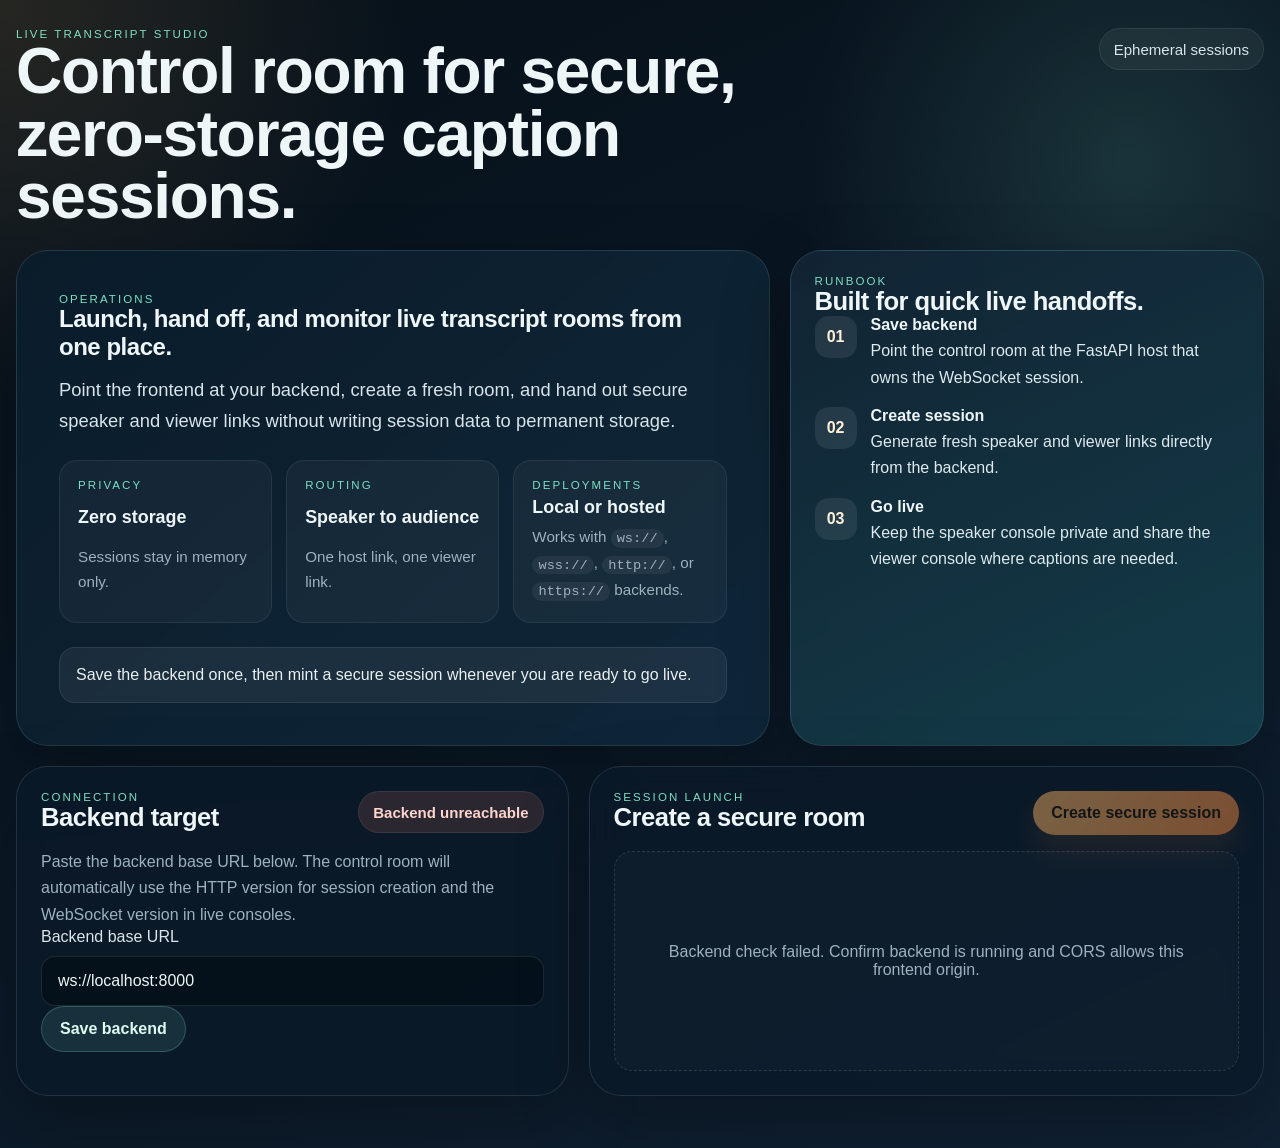
<file: index.html>
﻿<!DOCTYPE html>
<html lang="en">
<head>
  <meta charset="UTF-8" />
  <meta name="viewport" content="width=device-width, initial-scale=1.0" />
  <base href="./frontend/" />
  <title>Live Transcript Control Room</title>
  <link rel="stylesheet" href="./css/styles.css" />
</head>
<body class="screen-home">
  <main class="page-shell">
    <header class="app-header">
      <div class="brand-lockup">
        <p class="eyebrow">Live Transcript Studio</p>
        <h1 class="page-title">Control room for secure, zero-storage caption sessions.</h1>
      </div>
      <div class="header-pill">Ephemeral sessions</div>
    </header>

    <section class="hero-grid">
      <article class="surface surface-hero">
        <p class="section-kicker">Operations</p>
        <h2>Launch, hand off, and monitor live transcript rooms from one place.</h2>
        <p class="lede">
          Point the frontend at your backend, create a fresh room, and hand out secure speaker and viewer links without writing session data to permanent storage.
        </p>
        <div class="metric-strip">
          <div class="metric-card">
            <span class="metric-label">Privacy</span>
            <strong class="metric-value">Zero storage</strong>
            <span class="metric-copy">Sessions stay in memory only.</span>
          </div>
          <div class="metric-card">
            <span class="metric-label">Routing</span>
            <strong class="metric-value">Speaker to audience</strong>
            <span class="metric-copy">One host link, one viewer link.</span>
          </div>
          <div class="metric-card">
            <span class="metric-label">Deployments</span>
            <strong class="metric-value">Local or hosted</strong>
            <span class="metric-copy">Works with <code>ws://</code>, <code>wss://</code>, <code>http://</code>, or <code>https://</code> backends.</span>
          </div>
        </div>
        <p id="homeNotice" class="notice" data-state="neutral">
          Save the backend once, then mint a secure session whenever you are ready to go live.
        </p>
      </article>

      <aside class="surface surface-highlight">
        <p class="section-kicker">Runbook</p>
        <h2>Built for quick live handoffs.</h2>
        <div class="timeline-list">
          <div class="timeline-item">
            <span class="timeline-index">01</span>
            <div>
              <strong>Save backend</strong>
              <p>Point the control room at the FastAPI host that owns the WebSocket session.</p>
            </div>
          </div>
          <div class="timeline-item">
            <span class="timeline-index">02</span>
            <div>
              <strong>Create session</strong>
              <p>Generate fresh speaker and viewer links directly from the backend.</p>
            </div>
          </div>
          <div class="timeline-item">
            <span class="timeline-index">03</span>
            <div>
              <strong>Go live</strong>
              <p>Keep the speaker console private and share the viewer console where captions are needed.</p>
            </div>
          </div>
        </div>
      </aside>
    </section>

    <section class="workspace-grid">
      <article class="surface card panel-form">
        <div class="panel-head">
          <div>
            <p class="section-kicker">Connection</p>
            <h2>Backend target</h2>
          </div>
          <span id="backendSummary" class="status-chip" data-state="neutral">Waiting for backend</span>
        </div>
        <p class="muted">
          Paste the backend base URL below. The control room will automatically use the HTTP version for session creation and the WebSocket version in live consoles.
        </p>
        <label class="field-label" for="backendUrl">Backend base URL</label>
        <input id="backendUrl" type="text" placeholder="ws://localhost:8000" />
        <div class="inline-actions">
          <button id="saveBackendBtn" class="button button-secondary" type="button">Save backend</button>
        </div>
      </article>

      <article class="surface card panel-session">
        <div class="panel-head">
          <div>
            <p class="section-kicker">Session launch</p>
            <h2>Create a secure room</h2>
          </div>
          <button id="createSessionBtn" class="button button-primary" type="button">Create secure session</button>
        </div>
        <div id="sessionOutput" class="session-output empty-state">
          Fresh speaker and viewer links will appear here after the backend responds.
        </div>
      </article>
    </section>
  </main>

  <script src="./js/common.js"></script>
  <script src="./js/index.js"></script>
</body>
</html>
</file>
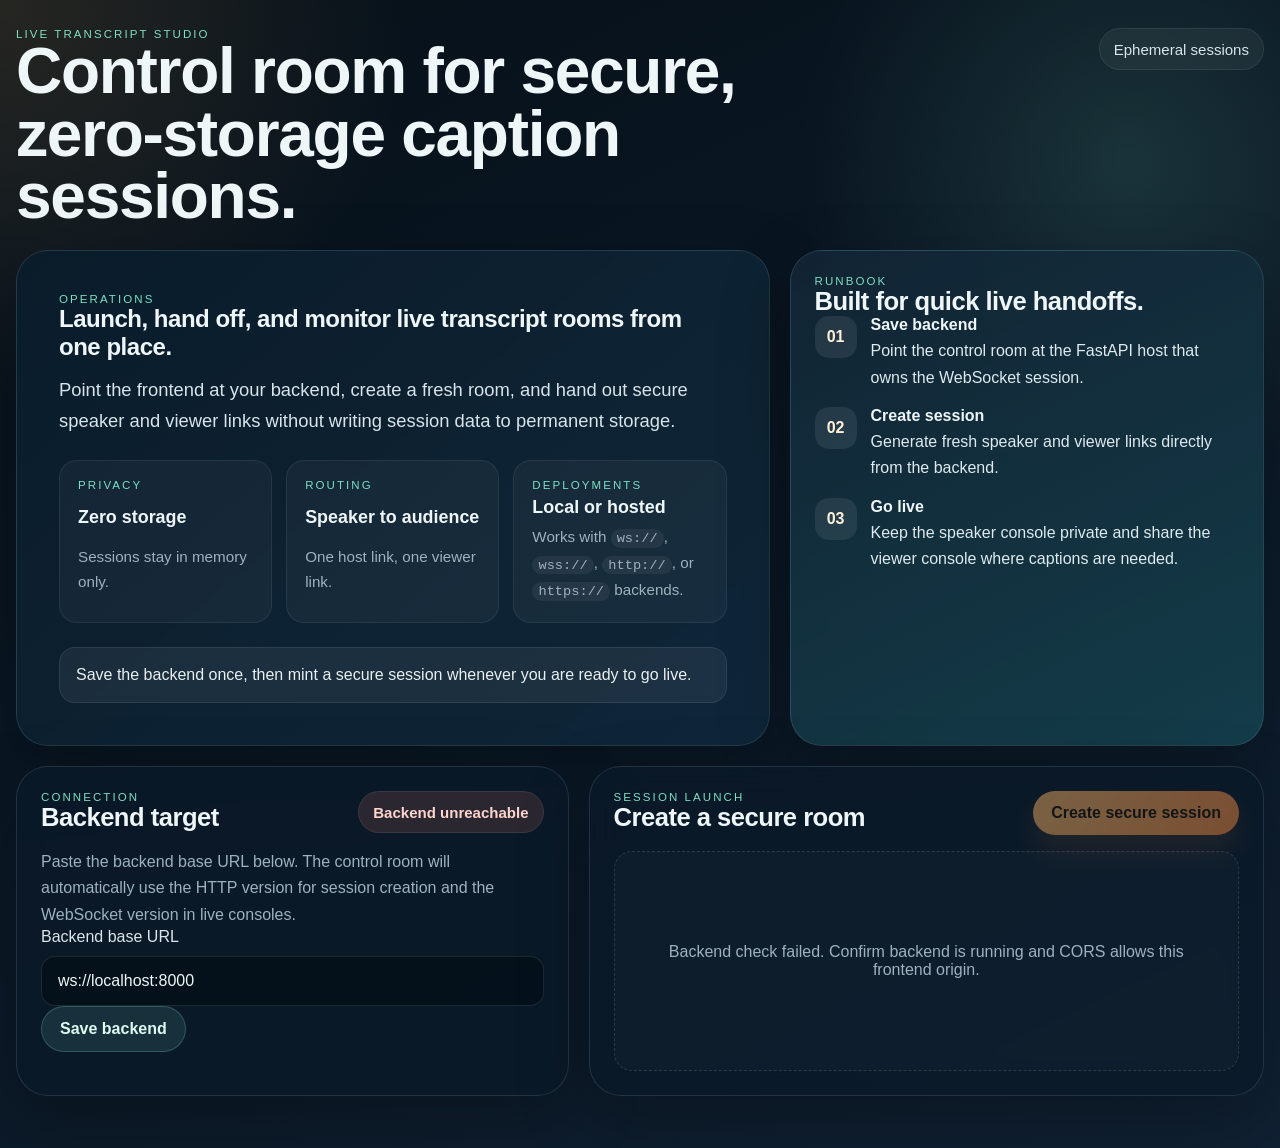
<file: frontend/index.html>
<!DOCTYPE html>
<html lang="en">
<head>
  <meta charset="UTF-8" />
  <meta name="viewport" content="width=device-width, initial-scale=1.0" />
  <title>Live Transcript Control Room</title>
  <link rel="stylesheet" href="./css/styles.css" />
</head>
<body class="screen-home">
  <main class="page-shell">
    <header class="app-header">
      <div class="brand-lockup">
        <p class="eyebrow">Live Transcript Studio</p>
        <h1 class="page-title">Control room for secure, zero-storage caption sessions.</h1>
      </div>
      <div class="header-pill">Ephemeral sessions</div>
    </header>

    <section class="hero-grid">
      <article class="surface surface-hero">
        <p class="section-kicker">Operations</p>
        <h2>Launch, hand off, and monitor live transcript rooms from one place.</h2>
        <p class="lede">
          Point the frontend at your backend, create a fresh room, and hand out secure speaker and viewer links without writing session data to permanent storage.
        </p>
        <div class="metric-strip">
          <div class="metric-card">
            <span class="metric-label">Privacy</span>
            <strong class="metric-value">Zero storage</strong>
            <span class="metric-copy">Sessions stay in memory only.</span>
          </div>
          <div class="metric-card">
            <span class="metric-label">Routing</span>
            <strong class="metric-value">Speaker to audience</strong>
            <span class="metric-copy">One host link, one viewer link.</span>
          </div>
          <div class="metric-card">
            <span class="metric-label">Deployments</span>
            <strong class="metric-value">Local or hosted</strong>
            <span class="metric-copy">Works with <code>ws://</code>, <code>wss://</code>, <code>http://</code>, or <code>https://</code> backends.</span>
          </div>
        </div>
        <p id="homeNotice" class="notice" data-state="neutral">
          Save the backend once, then mint a secure session whenever you are ready to go live.
        </p>
      </article>

      <aside class="surface surface-highlight">
        <p class="section-kicker">Runbook</p>
        <h2>Built for quick live handoffs.</h2>
        <div class="timeline-list">
          <div class="timeline-item">
            <span class="timeline-index">01</span>
            <div>
              <strong>Save backend</strong>
              <p>Point the control room at the FastAPI host that owns the WebSocket session.</p>
            </div>
          </div>
          <div class="timeline-item">
            <span class="timeline-index">02</span>
            <div>
              <strong>Create session</strong>
              <p>Generate fresh speaker and viewer links directly from the backend.</p>
            </div>
          </div>
          <div class="timeline-item">
            <span class="timeline-index">03</span>
            <div>
              <strong>Go live</strong>
              <p>Keep the speaker console private and share the viewer console where captions are needed.</p>
            </div>
          </div>
        </div>
      </aside>
    </section>

    <section class="workspace-grid">
      <article class="surface card panel-form">
        <div class="panel-head">
          <div>
            <p class="section-kicker">Connection</p>
            <h2>Backend target</h2>
          </div>
          <span id="backendSummary" class="status-chip" data-state="neutral">Waiting for backend</span>
        </div>
        <p class="muted">
          Paste the backend base URL below. The control room will automatically use the HTTP version for session creation and the WebSocket version in live consoles.
        </p>
        <label class="field-label" for="backendUrl">Backend base URL</label>
        <input id="backendUrl" type="text" placeholder="ws://localhost:8000" />
        <div class="inline-actions">
          <button id="saveBackendBtn" class="button button-secondary" type="button">Save backend</button>
        </div>
      </article>

      <article class="surface card panel-session">
        <div class="panel-head">
          <div>
            <p class="section-kicker">Session launch</p>
            <h2>Create a secure room</h2>
          </div>
          <button id="createSessionBtn" class="button button-primary" type="button">Create secure session</button>
        </div>
        <div id="sessionOutput" class="session-output empty-state">
          Fresh speaker and viewer links will appear here after the backend responds.
        </div>
      </article>
    </section>
  </main>

  <script src="./js/common.js"></script>
  <script src="./js/index.js"></script>
</body>
</html>
</file>
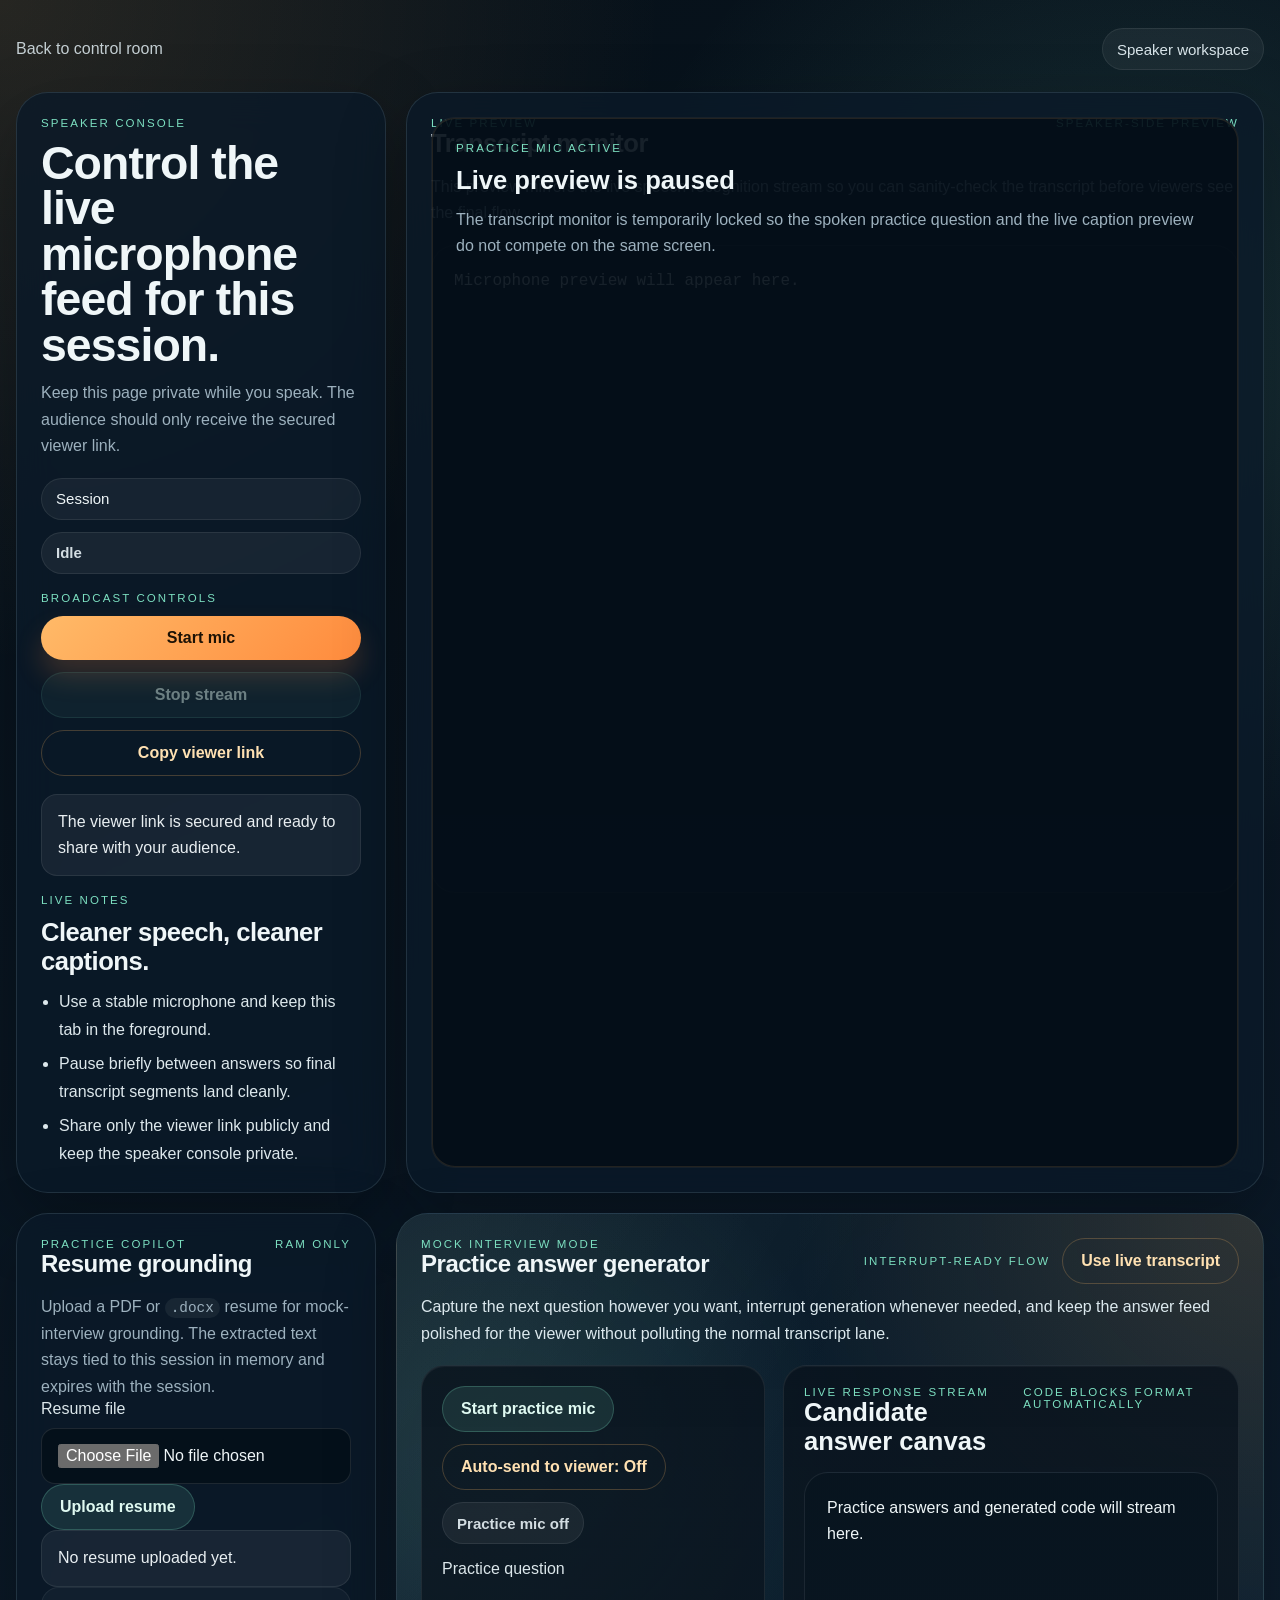
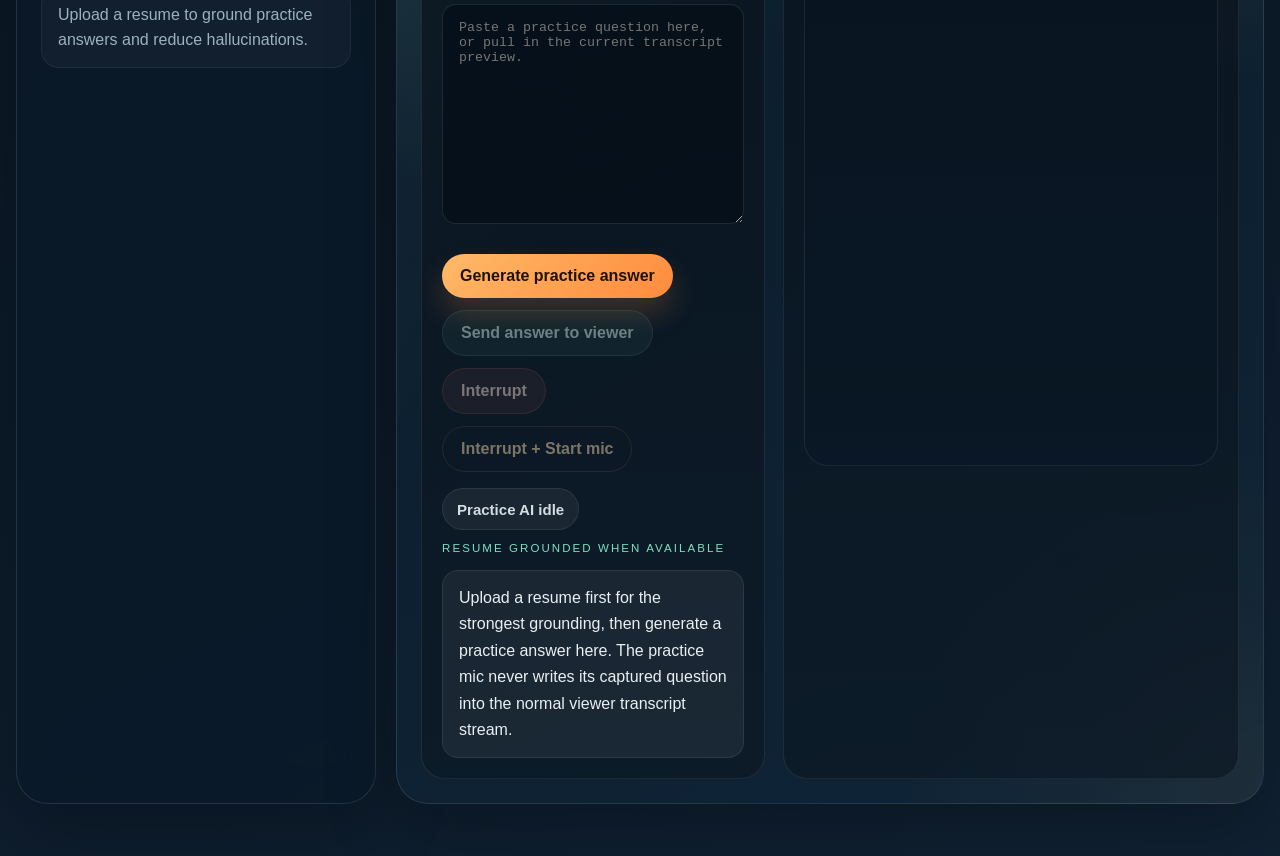
<file: speaker.html>
﻿<!DOCTYPE html>
<html lang="en">
<head>
  <meta charset="UTF-8" />
  <meta name="viewport" content="width=device-width, initial-scale=1.0" />
  <base href="./frontend/" />
  <title>Speaker Console</title>
  <link rel="stylesheet" href="./css/styles.css" />
</head>
<body class="screen-speaker">
  <main class="page-shell">
    <header class="app-header compact-header">
      <a class="back-link" href="./index.html">Back to control room</a>
      <div class="header-pill">Speaker workspace</div>
    </header>

    <section class="speaker-grid">
      <aside class="surface speaker-rail">
        <div class="rail-block">
          <p class="section-kicker">Speaker console</p>
          <h1 class="page-title medium">Control the live microphone feed for this session.</h1>
          <p class="muted">
            Keep this page private while you speak. The audience should only receive the secured viewer link.
          </p>
        </div>

        <div class="rail-block cluster">
          <div class="meta-chip">Session <strong id="sessionId"></strong></div>
          <div id="statusBadge" class="status-chip" data-state="idle">Idle</div>
        </div>

        <div class="rail-block">
          <p class="section-kicker">Broadcast controls</p>
          <div class="stack-actions">
            <button id="startBtn" class="button button-primary" type="button">Start mic</button>
            <button id="stopBtn" class="button button-secondary" type="button" disabled>Stop stream</button>
            <button id="copyViewerBtn" class="button button-ghost" type="button">Copy viewer link</button>
          </div>
        </div>

        <p id="speakerNotice" class="notice" data-state="neutral">
          The viewer link is secured and ready to share with your audience.
        </p>

        <div class="rail-block tips-block">
          <p class="section-kicker">Live notes</p>
          <h2>Cleaner speech, cleaner captions.</h2>
          <ul class="feature-list">
            <li>Use a stable microphone and keep this tab in the foreground.</li>
            <li>Pause briefly between answers so final transcript segments land cleanly.</li>
            <li>Share only the viewer link publicly and keep the speaker console private.</li>
          </ul>
        </div>
      </aside>

      <section class="surface speaker-stage">
        <div class="panel-head">
          <div>
            <p class="section-kicker">Live preview</p>
            <h2>Transcript monitor</h2>
          </div>
          <span class="mini-label">Speaker-side preview</span>
        </div>
        <p class="muted stage-copy">
          This preview mirrors the live speech recognition stream so you can sanity-check the transcript before viewers see the final flow.
        </p>
        <div id="livePreviewOverlay" class="stage-overlay" hidden>
          <p class="section-kicker">Practice mic active</p>
          <h3>Live preview is paused</h3>
          <p class="muted">
            The transcript monitor is temporarily locked so the spoken practice question and the live caption preview do not compete on the same screen.
          </p>
        </div>
        <pre id="transcriptBox" class="transcript stage-transcript">Microphone preview will appear here.</pre>
      </section>
    </section>

    <section class="practice-grid">
      <article class="surface practice-side-panel">
        <div class="panel-head">
          <div>
            <p class="section-kicker">Practice copilot</p>
            <h2>Resume grounding</h2>
          </div>
          <span class="mini-label">RAM only</span>
        </div>
        <p class="muted">
          Upload a PDF or <code>.docx</code> resume for mock-interview grounding. The extracted text stays tied to this session in memory and expires with the session.
        </p>
        <label class="field-label" for="resumeFileInput">Resume file</label>
        <input id="resumeFileInput" class="file-input" type="file" accept=".pdf,.docx" />
        <div class="inline-actions">
          <button id="uploadResumeBtn" class="button button-secondary" type="button">Upload resume</button>
        </div>
        <p id="resumeStatus" class="notice" data-state="neutral">
          No resume uploaded yet.
        </p>
        <div id="resumeMeta" class="meta-note">
          Upload a resume to ground practice answers and reduce hallucinations.
        </div>
      </article>

      <article class="surface practice-main-panel practice-command-center">
        <div class="panel-head practice-command-head">
          <div>
            <p class="section-kicker">Mock interview mode</p>
            <h2>Practice answer generator</h2>
          </div>
          <div class="cluster practice-head-tools">
            <span class="mini-label">Interrupt-ready flow</span>
            <button id="useTranscriptBtn" class="button button-ghost" type="button">Use live transcript</button>
          </div>
        </div>
        <p class="muted practice-subcopy">
          Capture the next question however you want, interrupt generation whenever needed, and keep the answer feed polished for the viewer without polluting the normal transcript lane.
        </p>

        <div class="practice-cockpit-grid">
          <section class="practice-composer-card">
            <div class="practice-toolbar">
              <button id="togglePracticeMicBtn" class="button button-secondary" type="button">Start practice mic</button>
              <button id="toggleAutoSendBtn" class="button button-ghost" type="button" aria-pressed="false">Auto-send to viewer: Off</button>
              <span id="practiceMicStatus" class="status-chip" data-state="idle">Practice mic off</span>
            </div>

            <label class="field-label" for="aiQuestionInput">Practice question</label>
            <textarea id="aiQuestionInput" class="text-input practice-question" placeholder="Paste a practice question here, or pull in the current transcript preview."></textarea>

            <div class="practice-action-row">
              <button id="generateAiBtn" class="button button-primary" type="button">Generate practice answer</button>
              <button id="sendAiToViewerBtn" class="button button-secondary" type="button" disabled>Send answer to viewer</button>
              <button id="interruptAiBtn" class="button button-danger" type="button" disabled>Interrupt</button>
              <button id="interruptToMicBtn" class="button button-ghost" type="button" disabled>Interrupt + Start mic</button>
            </div>

            <div class="practice-status-row">
              <span id="aiStatusBadge" class="status-chip" data-state="idle">Practice AI idle</span>
              <span class="mini-label">Resume grounded when available</span>
            </div>

            <p id="aiStatusNotice" class="notice" data-state="neutral">
              Upload a resume first for the strongest grounding, then generate a practice answer here. The practice mic never writes its captured question into the normal viewer transcript stream.
            </p>
          </section>

          <section class="practice-answer-stage">
            <div class="practice-answer-head">
              <div>
                <p class="section-kicker">Live response stream</p>
                <h3>Candidate answer canvas</h3>
              </div>
              <span class="mini-label">Code blocks format automatically</span>
            </div>
            <div id="aiAnswerBox" class="transcript-block practice-answer-box">Practice answers and generated code will stream here.</div>
          </section>
        </div>
      </article>
    </section>
  </main>

  <script src="./js/common.js"></script>
  <script src="./js/speaker.js"></script>
</body>
</html>
</file>
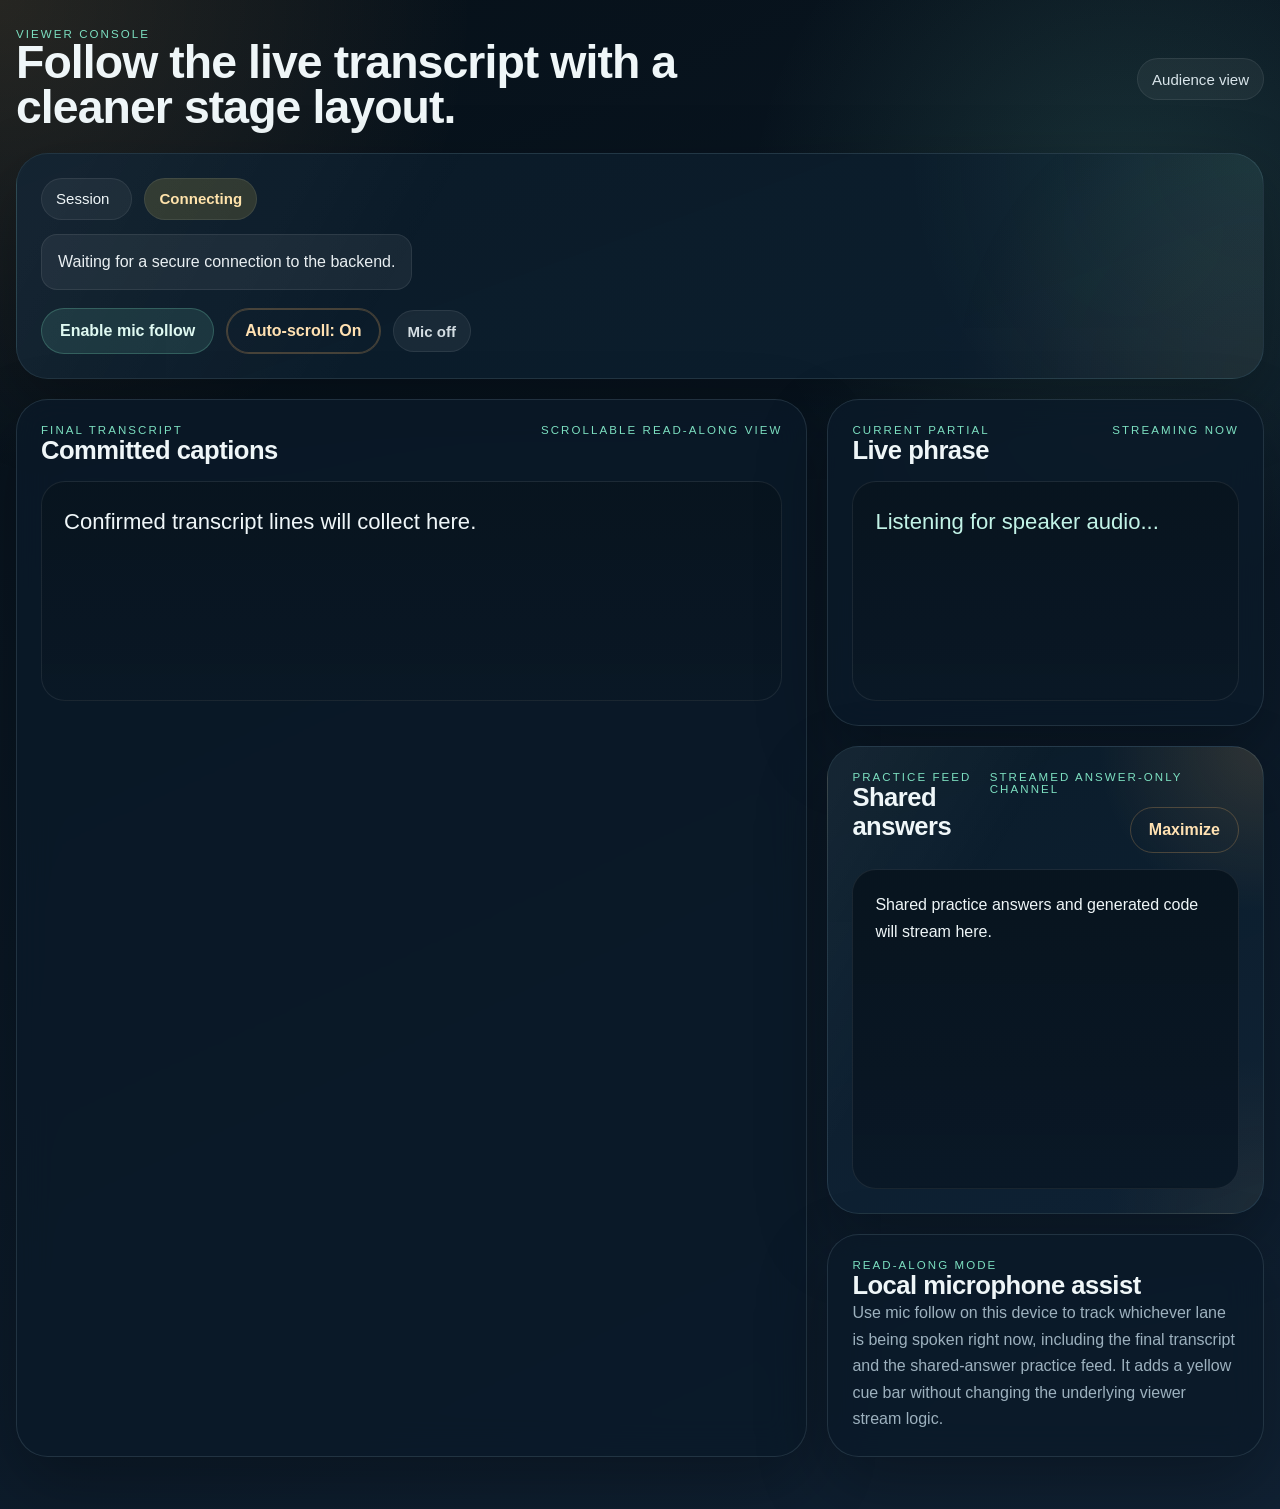
<file: viewer.html>
﻿<!DOCTYPE html>
<html lang="en">
<head>
  <meta charset="UTF-8" />
  <meta name="viewport" content="width=device-width, initial-scale=1.0" />
  <base href="./frontend/" />
  <title>Viewer Console</title>
  <link rel="stylesheet" href="./css/styles.css" />
</head>
<body class="screen-viewer">
  <main class="page-shell page-shell-wide">
    <header class="app-header compact-header">
      <div class="brand-lockup">
        <p class="eyebrow">Viewer console</p>
        <h1 class="page-title medium">Follow the live transcript with a cleaner stage layout.</h1>
      </div>
      <div class="header-pill">Audience view</div>
    </header>

    <section class="surface viewer-topbar">
      <div class="viewer-topbar-main">
        <div class="cluster">
          <div class="meta-chip">Session <strong id="sessionId"></strong></div>
          <div id="statusBadge" class="status-chip" data-state="loading">Connecting</div>
        </div>
        <p id="viewerNotice" class="notice inline-notice" data-state="neutral">
          Waiting for a secure connection to the backend.
        </p>
      </div>
      <div class="actions viewer-tools">
        <button id="toggleMicBtn" class="button button-secondary" type="button">Enable mic follow</button>
        <button id="toggleAutoScrollBtn" class="button button-ghost" type="button" aria-pressed="true">Auto-scroll: On</button>
        <span id="micStatus" class="status-chip" data-state="idle">Mic off</span>
      </div>
    </section>

    <section class="viewer-stage-grid">
      <article class="surface viewer-transcript-panel">
        <div class="panel-head">
          <div>
            <p class="section-kicker">Final transcript</p>
            <h2>Committed captions</h2>
          </div>
          <span class="mini-label">Scrollable read-along view</span>
        </div>
        <div id="finalText" class="transcript-block scrollable-transcript">Confirmed transcript lines will collect here.</div>
      </article>

      <aside class="viewer-sidebar">
        <article class="surface viewer-partial-panel">
          <div class="panel-head">
            <div>
              <p class="section-kicker">Current partial</p>
              <h2>Live phrase</h2>
            </div>
            <span class="mini-label">Streaming now</span>
          </div>
          <div id="partialText" class="transcript-block partial">Listening for speaker audio...</div>
        </article>

        <article class="surface viewer-practice-panel">
          <div class="panel-head">
            <div>
              <p class="section-kicker">Practice feed</p>
              <h2>Shared answers</h2>
            </div>
            <div class="cluster practice-panel-tools">
              <span class="mini-label">Streamed answer-only channel</span>
              <button
                id="togglePracticeFeedSizeBtn"
                class="button button-ghost"
                type="button"
                aria-pressed="false"
              >
                Maximize
              </button>
            </div>
          </div>
          <div id="practiceFeed" class="transcript-block scrollable-transcript practice-feed-list">Shared practice answers and generated code will stream here.</div>
        </article>

        <article class="surface viewer-side-note">
          <p class="section-kicker">Read-along mode</p>
          <h2>Local microphone assist</h2>
          <p class="muted">
            Use mic follow on this device to track whichever lane is being spoken right now, including the final transcript and the shared-answer practice feed. It adds a yellow cue bar without changing the underlying viewer stream logic.
          </p>
        </article>
      </aside>
    </section>
  </main>

  <script src="./js/common.js"></script>
  <script src="./js/viewer.js"></script>
</body>
</html>
</file>
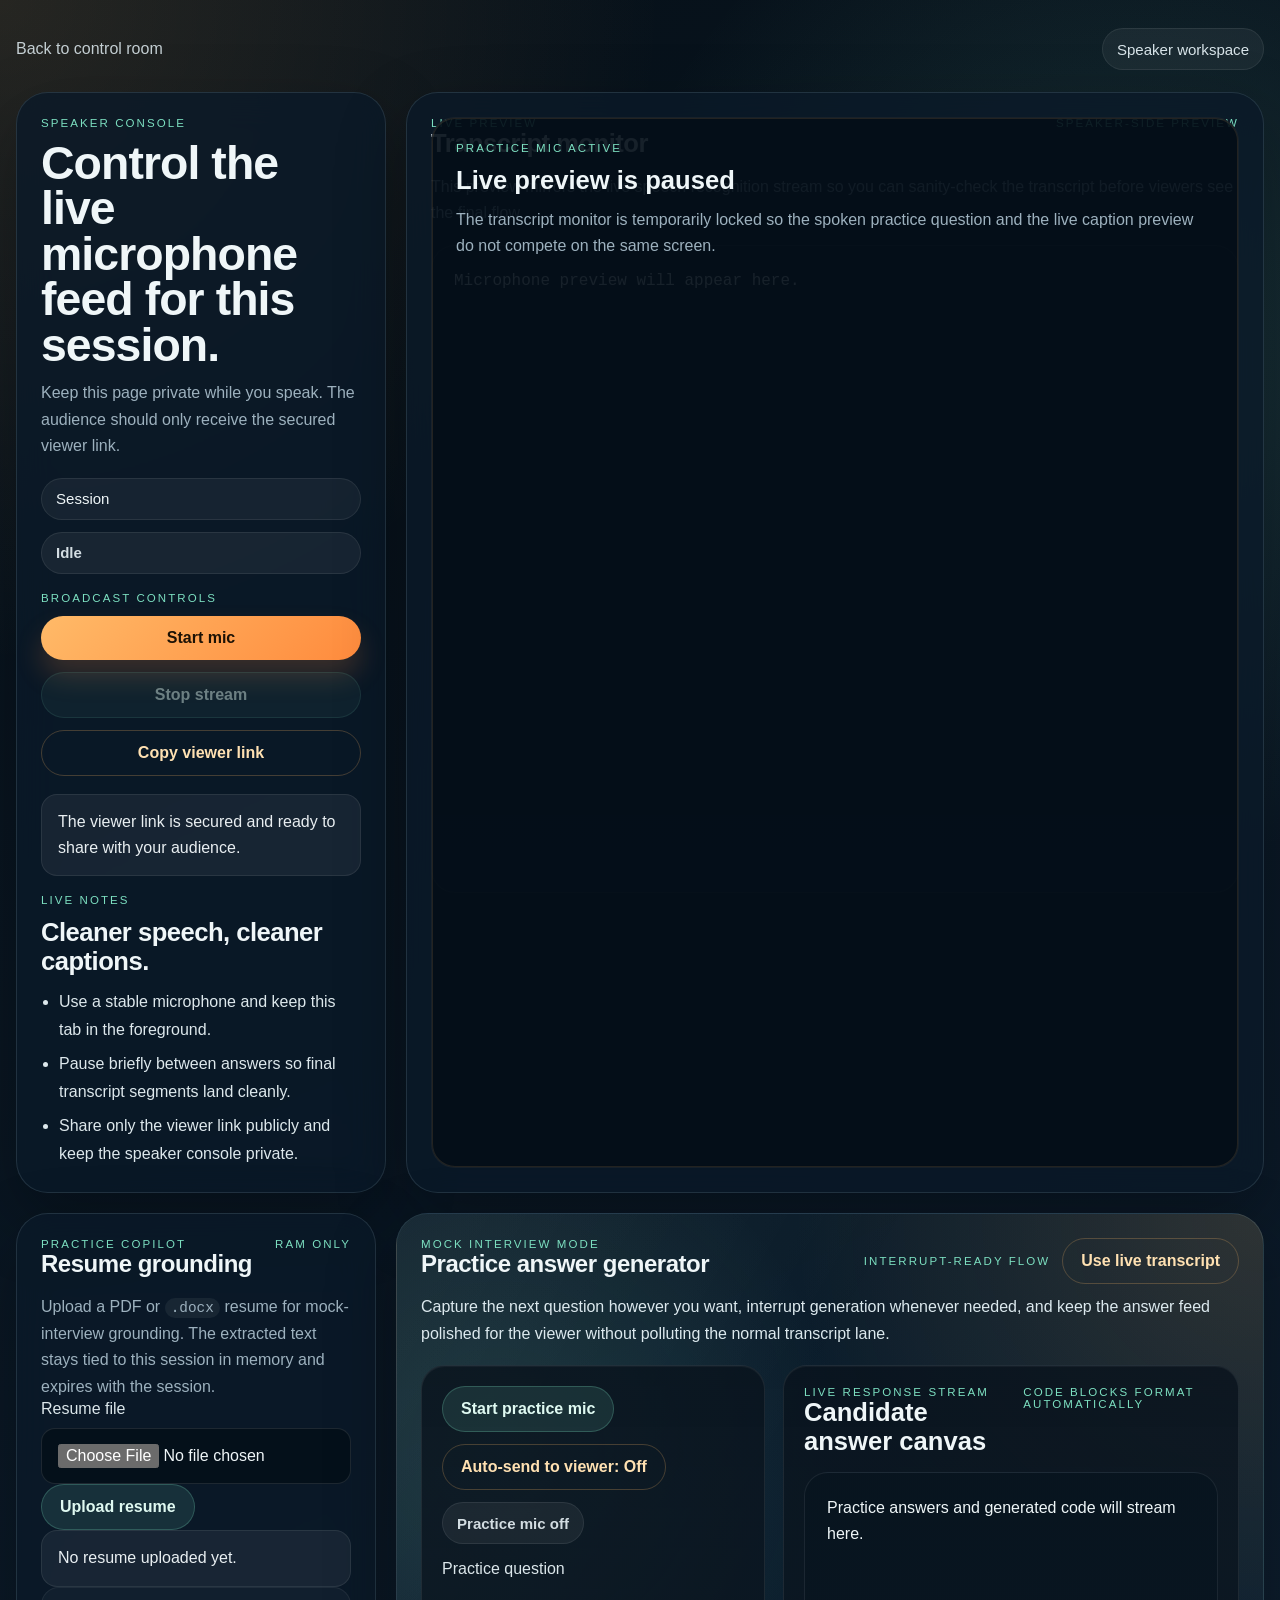
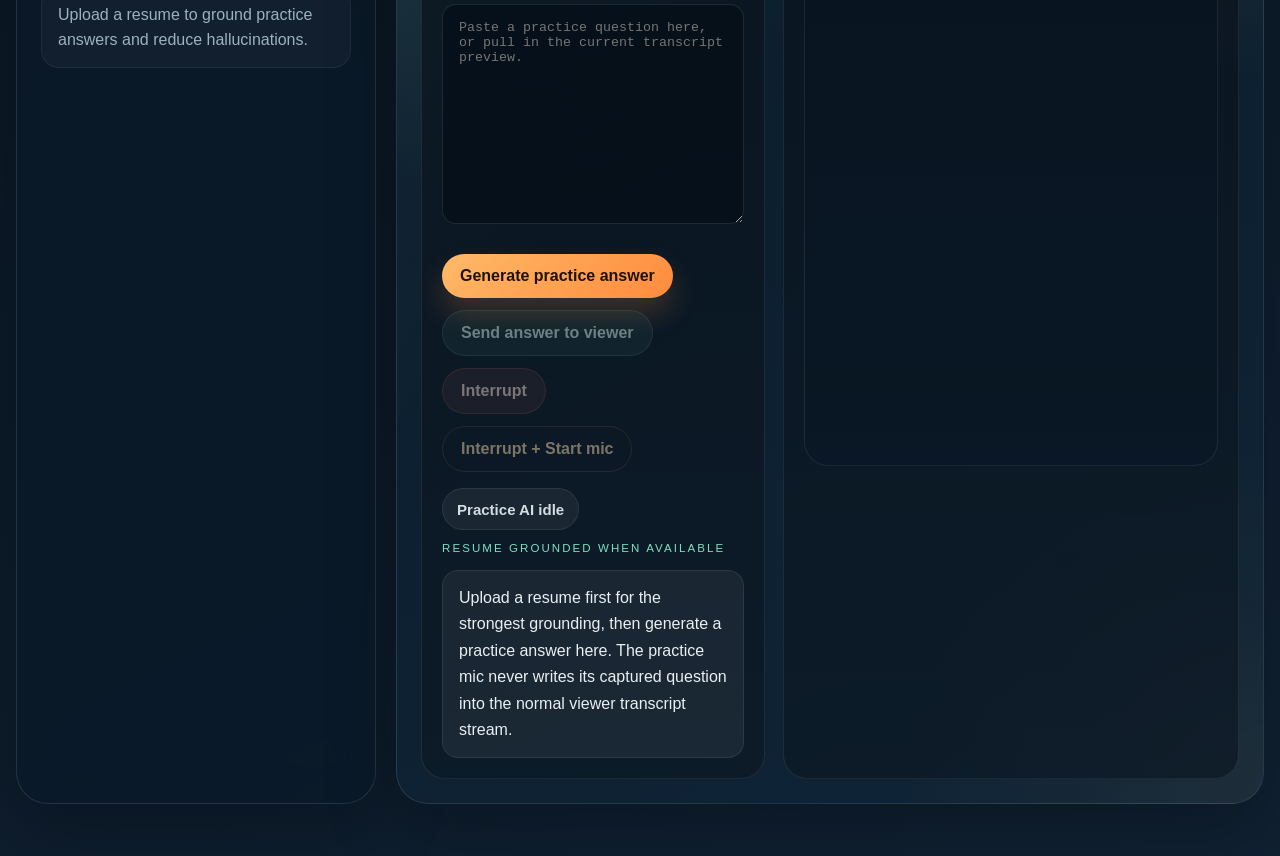
<file: frontend/speaker.html>
<!DOCTYPE html>
<html lang="en">
<head>
  <meta charset="UTF-8" />
  <meta name="viewport" content="width=device-width, initial-scale=1.0" />
  <title>Speaker Console</title>
  <link rel="stylesheet" href="./css/styles.css" />
</head>
<body class="screen-speaker">
  <main class="page-shell">
    <header class="app-header compact-header">
      <a class="back-link" href="./index.html">Back to control room</a>
      <div class="header-pill">Speaker workspace</div>
    </header>

    <section class="speaker-grid">
      <aside class="surface speaker-rail">
        <div class="rail-block">
          <p class="section-kicker">Speaker console</p>
          <h1 class="page-title medium">Control the live microphone feed for this session.</h1>
          <p class="muted">
            Keep this page private while you speak. The audience should only receive the secured viewer link.
          </p>
        </div>

        <div class="rail-block cluster">
          <div class="meta-chip">Session <strong id="sessionId"></strong></div>
          <div id="statusBadge" class="status-chip" data-state="idle">Idle</div>
        </div>

        <div class="rail-block">
          <p class="section-kicker">Broadcast controls</p>
          <div class="stack-actions">
            <button id="startBtn" class="button button-primary" type="button">Start mic</button>
            <button id="stopBtn" class="button button-secondary" type="button" disabled>Stop stream</button>
            <button id="copyViewerBtn" class="button button-ghost" type="button">Copy viewer link</button>
          </div>
        </div>

        <p id="speakerNotice" class="notice" data-state="neutral">
          The viewer link is secured and ready to share with your audience.
        </p>

        <div class="rail-block tips-block">
          <p class="section-kicker">Live notes</p>
          <h2>Cleaner speech, cleaner captions.</h2>
          <ul class="feature-list">
            <li>Use a stable microphone and keep this tab in the foreground.</li>
            <li>Pause briefly between answers so final transcript segments land cleanly.</li>
            <li>Share only the viewer link publicly and keep the speaker console private.</li>
          </ul>
        </div>
      </aside>

      <section class="surface speaker-stage">
        <div class="panel-head">
          <div>
            <p class="section-kicker">Live preview</p>
            <h2>Transcript monitor</h2>
          </div>
          <span class="mini-label">Speaker-side preview</span>
        </div>
        <p class="muted stage-copy">
          This preview mirrors the live speech recognition stream so you can sanity-check the transcript before viewers see the final flow.
        </p>
        <div id="livePreviewOverlay" class="stage-overlay" hidden>
          <p class="section-kicker">Practice mic active</p>
          <h3>Live preview is paused</h3>
          <p class="muted">
            The transcript monitor is temporarily locked so the spoken practice question and the live caption preview do not compete on the same screen.
          </p>
        </div>
        <pre id="transcriptBox" class="transcript stage-transcript">Microphone preview will appear here.</pre>
      </section>
    </section>

    <section class="practice-grid">
      <article class="surface practice-side-panel">
        <div class="panel-head">
          <div>
            <p class="section-kicker">Practice copilot</p>
            <h2>Resume grounding</h2>
          </div>
          <span class="mini-label">RAM only</span>
        </div>
        <p class="muted">
          Upload a PDF or <code>.docx</code> resume for mock-interview grounding. The extracted text stays tied to this session in memory and expires with the session.
        </p>
        <label class="field-label" for="resumeFileInput">Resume file</label>
        <input id="resumeFileInput" class="file-input" type="file" accept=".pdf,.docx" />
        <div class="inline-actions">
          <button id="uploadResumeBtn" class="button button-secondary" type="button">Upload resume</button>
        </div>
        <p id="resumeStatus" class="notice" data-state="neutral">
          No resume uploaded yet.
        </p>
        <div id="resumeMeta" class="meta-note">
          Upload a resume to ground practice answers and reduce hallucinations.
        </div>
      </article>

      <article class="surface practice-main-panel practice-command-center">
        <div class="panel-head practice-command-head">
          <div>
            <p class="section-kicker">Mock interview mode</p>
            <h2>Practice answer generator</h2>
          </div>
          <div class="cluster practice-head-tools">
            <span class="mini-label">Interrupt-ready flow</span>
            <button id="useTranscriptBtn" class="button button-ghost" type="button">Use live transcript</button>
          </div>
        </div>
        <p class="muted practice-subcopy">
          Capture the next question however you want, interrupt generation whenever needed, and keep the answer feed polished for the viewer without polluting the normal transcript lane.
        </p>

        <div class="practice-cockpit-grid">
          <section class="practice-composer-card">
            <div class="practice-toolbar">
              <button id="togglePracticeMicBtn" class="button button-secondary" type="button">Start practice mic</button>
              <button id="toggleAutoSendBtn" class="button button-ghost" type="button" aria-pressed="false">Auto-send to viewer: Off</button>
              <span id="practiceMicStatus" class="status-chip" data-state="idle">Practice mic off</span>
            </div>

            <label class="field-label" for="aiQuestionInput">Practice question</label>
            <textarea id="aiQuestionInput" class="text-input practice-question" placeholder="Paste a practice question here, or pull in the current transcript preview."></textarea>

            <div class="practice-action-row">
              <button id="generateAiBtn" class="button button-primary" type="button">Generate practice answer</button>
              <button id="sendAiToViewerBtn" class="button button-secondary" type="button" disabled>Send answer to viewer</button>
              <button id="interruptAiBtn" class="button button-danger" type="button" disabled>Interrupt</button>
              <button id="interruptToMicBtn" class="button button-ghost" type="button" disabled>Interrupt + Start mic</button>
            </div>

            <div class="practice-status-row">
              <span id="aiStatusBadge" class="status-chip" data-state="idle">Practice AI idle</span>
              <span class="mini-label">Resume grounded when available</span>
            </div>

            <p id="aiStatusNotice" class="notice" data-state="neutral">
              Upload a resume first for the strongest grounding, then generate a practice answer here. The practice mic never writes its captured question into the normal viewer transcript stream.
            </p>
          </section>

          <section class="practice-answer-stage">
            <div class="practice-answer-head">
              <div>
                <p class="section-kicker">Live response stream</p>
                <h3>Candidate answer canvas</h3>
              </div>
              <span class="mini-label">Code blocks format automatically</span>
            </div>
            <div id="aiAnswerBox" class="transcript-block practice-answer-box">Practice answers and generated code will stream here.</div>
          </section>
        </div>
      </article>
    </section>
  </main>

  <script src="./js/common.js"></script>
  <script src="./js/speaker.js"></script>
</body>
</html>
</file>
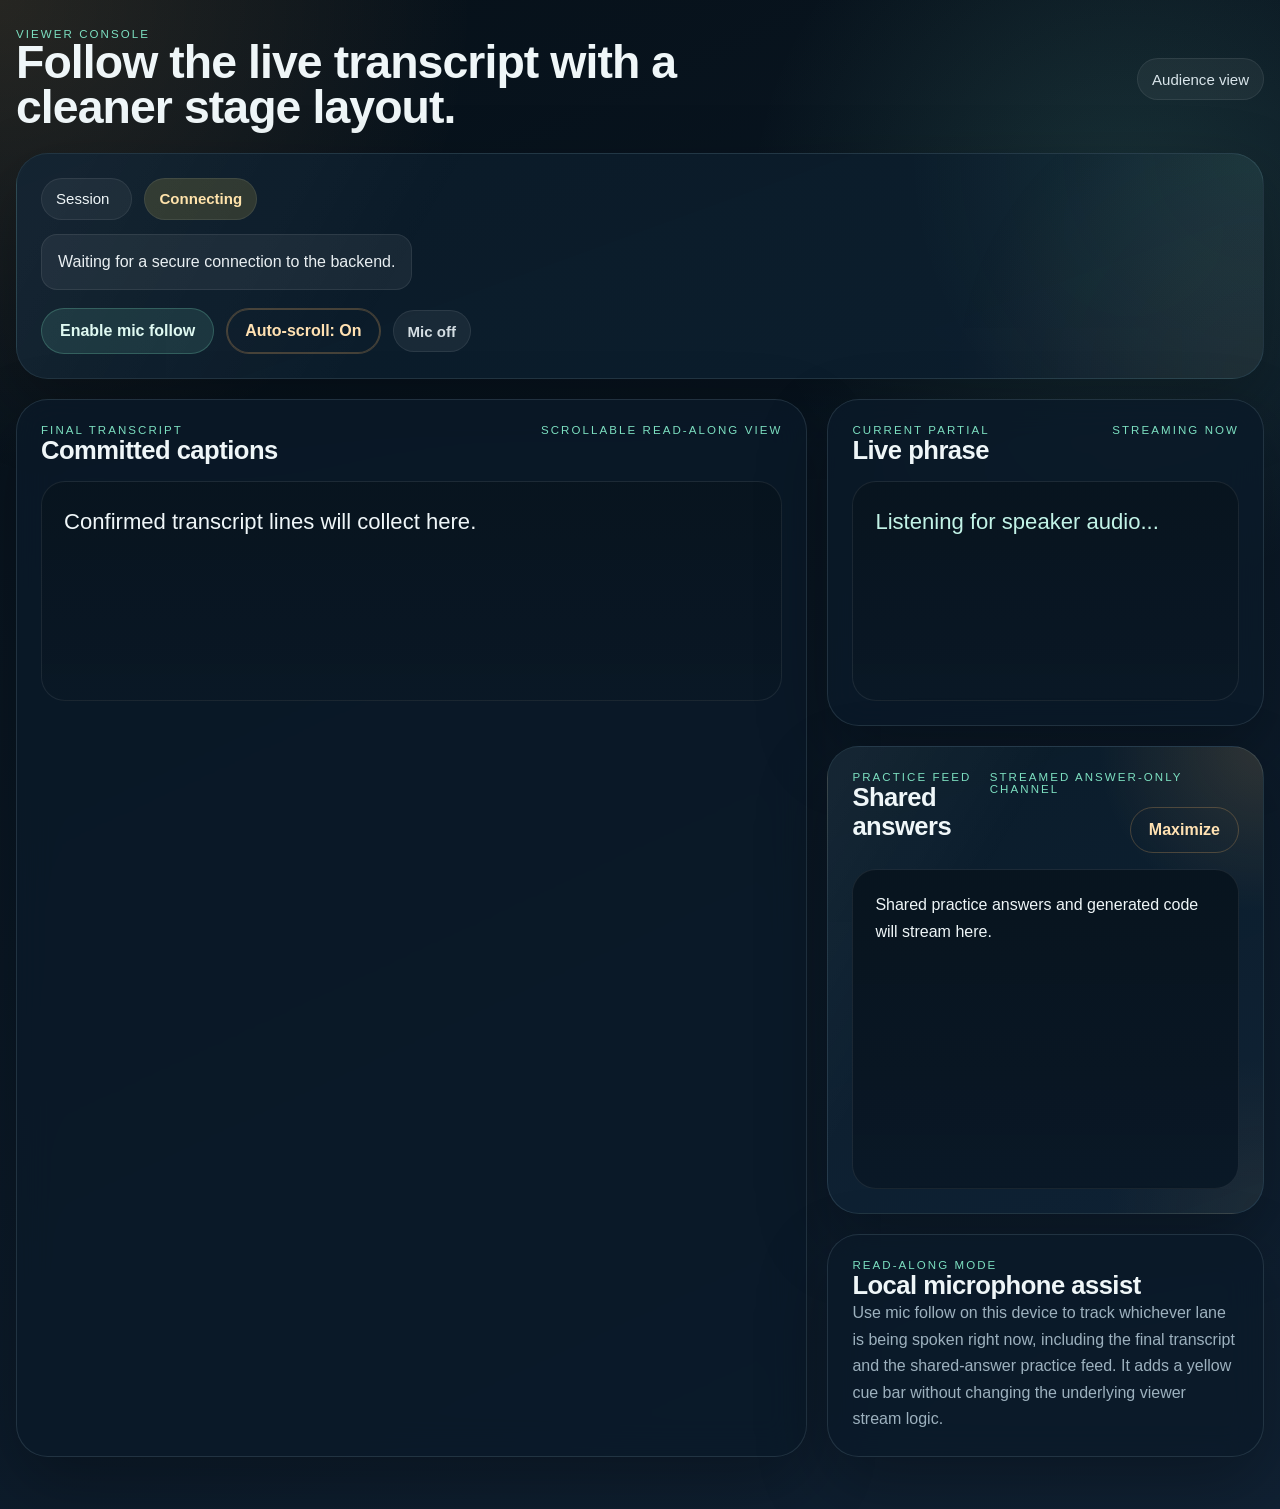
<file: frontend/viewer.html>
<!DOCTYPE html>
<html lang="en">
<head>
  <meta charset="UTF-8" />
  <meta name="viewport" content="width=device-width, initial-scale=1.0" />
  <title>Viewer Console</title>
  <link rel="stylesheet" href="./css/styles.css" />
</head>
<body class="screen-viewer">
  <main class="page-shell page-shell-wide">
    <header class="app-header compact-header">
      <div class="brand-lockup">
        <p class="eyebrow">Viewer console</p>
        <h1 class="page-title medium">Follow the live transcript with a cleaner stage layout.</h1>
      </div>
      <div class="header-pill">Audience view</div>
    </header>

    <section class="surface viewer-topbar">
      <div class="viewer-topbar-main">
        <div class="cluster">
          <div class="meta-chip">Session <strong id="sessionId"></strong></div>
          <div id="statusBadge" class="status-chip" data-state="loading">Connecting</div>
        </div>
        <p id="viewerNotice" class="notice inline-notice" data-state="neutral">
          Waiting for a secure connection to the backend.
        </p>
      </div>
      <div class="actions viewer-tools">
        <button id="toggleMicBtn" class="button button-secondary" type="button">Enable mic follow</button>
        <button id="toggleAutoScrollBtn" class="button button-ghost" type="button" aria-pressed="true">Auto-scroll: On</button>
        <span id="micStatus" class="status-chip" data-state="idle">Mic off</span>
      </div>
    </section>

    <section class="viewer-stage-grid">
      <article class="surface viewer-transcript-panel">
        <div class="panel-head">
          <div>
            <p class="section-kicker">Final transcript</p>
            <h2>Committed captions</h2>
          </div>
          <span class="mini-label">Scrollable read-along view</span>
        </div>
        <div id="finalText" class="transcript-block scrollable-transcript">Confirmed transcript lines will collect here.</div>
      </article>

      <aside class="viewer-sidebar">
        <article class="surface viewer-partial-panel">
          <div class="panel-head">
            <div>
              <p class="section-kicker">Current partial</p>
              <h2>Live phrase</h2>
            </div>
            <span class="mini-label">Streaming now</span>
          </div>
          <div id="partialText" class="transcript-block partial">Listening for speaker audio...</div>
        </article>

        <article class="surface viewer-practice-panel">
          <div class="panel-head">
            <div>
              <p class="section-kicker">Practice feed</p>
              <h2>Shared answers</h2>
            </div>
            <div class="cluster practice-panel-tools">
              <span class="mini-label">Streamed answer-only channel</span>
              <button
                id="togglePracticeFeedSizeBtn"
                class="button button-ghost"
                type="button"
                aria-pressed="false"
              >
                Maximize
              </button>
            </div>
          </div>
          <div id="practiceFeed" class="transcript-block scrollable-transcript practice-feed-list">Shared practice answers and generated code will stream here.</div>
        </article>

        <article class="surface viewer-side-note">
          <p class="section-kicker">Read-along mode</p>
          <h2>Local microphone assist</h2>
          <p class="muted">
            Use mic follow on this device to track whichever lane is being spoken right now, including the final transcript and the shared-answer practice feed. It adds a yellow cue bar without changing the underlying viewer stream logic.
          </p>
        </article>
      </aside>
    </section>
  </main>

  <script src="./js/common.js"></script>
  <script src="./js/viewer.js"></script>
</body>
</html>
</file>
<file: frontend/css/styles.css>
:root {
  color-scheme: dark;
  --bg-0: #061018;
  --bg-1: #0a1724;
  --bg-2: #102133;
  --surface: rgba(10, 26, 40, 0.8);
  --surface-strong: rgba(10, 28, 44, 0.94);
  --surface-soft: rgba(255, 255, 255, 0.04);
  --surface-warm: linear-gradient(155deg, rgba(18, 36, 52, 0.96), rgba(21, 66, 78, 0.86));
  --line: rgba(177, 208, 220, 0.14);
  --line-strong: rgba(255, 185, 100, 0.22);
  --text: #eff6f8;
  --muted: #9db1be;
  --accent: #ffba68;
  --accent-strong: #ff8b3d;
  --accent-soft: rgba(255, 185, 100, 0.14);
  --secondary: #7cdfc0;
  --secondary-soft: rgba(124, 223, 192, 0.14);
  --danger: #ff7f6d;
  --danger-soft: rgba(255, 127, 109, 0.14);
  --warning-soft: rgba(255, 215, 84, 0.14);
  --shadow: 0 26px 70px rgba(0, 0, 0, 0.28);
  --radius-2xl: 32px;
  --radius-xl: 24px;
  --radius-lg: 18px;
  --radius-md: 14px;
  --radius-pill: 999px;
  --body-font: "Aptos", "Segoe UI Variable Text", "Segoe UI", sans-serif;
  --display-font: "Bahnschrift", "Aptos Display", "Segoe UI Variable Display", sans-serif;
  --mono-font: "Consolas", "SFMono-Regular", "Liberation Mono", monospace;
}

* {
  box-sizing: border-box;
}

html {
  min-height: 100%;
}

body {
  margin: 0;
  min-height: 100vh;
  font-family: var(--body-font);
  color: var(--text);
  background:
    radial-gradient(circle at top left, rgba(255, 185, 100, 0.13), transparent 24%),
    radial-gradient(circle at 88% 14%, rgba(124, 223, 192, 0.14), transparent 22%),
    linear-gradient(155deg, var(--bg-0) 0%, var(--bg-1) 46%, var(--bg-2) 100%);
}

body.practice-feed-maximized {
  overflow: hidden;
}

body::before {
  content: "";
  position: fixed;
  inset: 0;
  pointer-events: none;
  background-image:
    linear-gradient(rgba(255, 255, 255, 0.03) 1px, transparent 1px),
    linear-gradient(90deg, rgba(255, 255, 255, 0.03) 1px, transparent 1px);
  background-size: 120px 120px;
  mask-image: linear-gradient(180deg, rgba(255, 255, 255, 0.2), transparent 75%);
  opacity: 0.15;
}

a {
  color: inherit;
}

button,
input {
  font: inherit;
}

.page-shell {
  position: relative;
  z-index: 1;
  width: min(1280px, calc(100% - 32px));
  margin: 0 auto;
  padding: 28px 0 52px;
}

.page-shell-wide {
  width: min(1360px, calc(100% - 32px));
}

.app-header {
  display: flex;
  align-items: flex-start;
  justify-content: space-between;
  gap: 20px;
  margin-bottom: 22px;
}

.compact-header {
  align-items: center;
}

.brand-lockup {
  max-width: 780px;
}

.page-title,
.surface h2 {
  margin: 0;
  font-family: var(--display-font);
  font-weight: 700;
  letter-spacing: -0.02em;
}

.page-title {
  font-size: clamp(2.1rem, 5vw, 4rem);
  line-height: 0.98;
}

.page-title.medium {
  font-size: clamp(1.7rem, 4vw, 2.9rem);
}

.eyebrow,
.section-kicker,
.mini-label,
.metric-label {
  margin: 0;
  text-transform: uppercase;
  letter-spacing: 0.18em;
  font-size: 0.72rem;
  color: var(--secondary);
}

.lede,
.muted,
.notice,
.timeline-item p,
.metric-copy,
.transcript,
.transcript-block {
  line-height: 1.65;
}

.lede {
  margin: 14px 0 0;
  max-width: 58rem;
  color: #d8e4e9;
  font-size: clamp(1rem, 1.8vw, 1.15rem);
}

.muted {
  margin: 0;
  color: var(--muted);
}

.surface {
  position: relative;
  border: 1px solid var(--line);
  border-radius: var(--radius-2xl);
  background: var(--surface);
  box-shadow: var(--shadow);
  backdrop-filter: blur(18px);
}

.surface-hero,
.surface-highlight,
.card,
.speaker-rail,
.speaker-stage,
.practice-side-panel,
.practice-main-panel,
.viewer-topbar,
.viewer-transcript-panel,
.viewer-partial-panel,
.viewer-practice-panel,
.viewer-side-note {
  padding: 24px;
}

.surface-hero {
  padding: clamp(28px, 4.2vw, 42px);
  background:
    linear-gradient(140deg, rgba(10, 28, 42, 0.96), rgba(16, 41, 60, 0.88)),
    var(--surface);
}

.surface-highlight {
  background: var(--surface-warm);
}

.hero-grid,
.workspace-grid,
.speaker-grid,
.viewer-stage-grid,
.practice-grid {
  display: grid;
  gap: 20px;
}

.hero-grid {
  grid-template-columns: minmax(0, 1.35fr) minmax(300px, 0.85fr);
  margin-bottom: 20px;
}

.workspace-grid {
  grid-template-columns: minmax(320px, 0.9fr) minmax(0, 1.1fr);
}

.speaker-grid {
  grid-template-columns: minmax(320px, 370px) minmax(0, 1fr);
}

.viewer-stage-grid {
  grid-template-columns: minmax(0, 1.45fr) minmax(300px, 0.8fr);
}

.practice-grid {
  grid-template-columns: minmax(300px, 360px) minmax(0, 1fr);
  margin-top: 20px;
}

.viewer-sidebar {
  display: grid;
  gap: 20px;
}

.practice-panel-tools {
  justify-content: flex-end;
}

.speaker-rail {
  display: grid;
  gap: 18px;
  align-self: start;
}

.speaker-stage,
.viewer-transcript-panel,
.practice-main-panel {
  min-height: 100%;
}

.speaker-stage {
  position: relative;
}

.viewer-topbar {
  display: grid;
  gap: 18px;
  margin-bottom: 20px;
}

.viewer-topbar-main {
  display: grid;
  gap: 14px;
}

.header-pill,
.meta-chip,
.status-chip {
  display: inline-flex;
  align-items: center;
  min-height: 42px;
  padding: 8px 14px;
  border-radius: var(--radius-pill);
  border: 1px solid rgba(255, 255, 255, 0.08);
  font-size: 0.94rem;
}

.header-pill {
  background: rgba(255, 255, 255, 0.05);
  color: #d9e5ea;
  white-space: nowrap;
}

.meta-chip {
  gap: 8px;
  background: rgba(255, 255, 255, 0.05);
}

.status-chip {
  font-weight: 700;
}

.status-chip[data-state="neutral"],
.notice[data-state="neutral"] {
  background: rgba(255, 255, 255, 0.06);
  color: #e9eff2;
}

.status-chip[data-state="idle"] {
  background: rgba(255, 255, 255, 0.06);
  color: #d3dde2;
}

.status-chip[data-state="loading"],
.notice[data-state="loading"] {
  background: var(--warning-soft);
  color: #ffe3ab;
}

.status-chip[data-state="success"],
.notice[data-state="success"] {
  background: var(--secondary-soft);
  color: #dff9f1;
}

.status-chip[data-state="warning"],
.notice[data-state="warning"] {
  background: var(--warning-soft);
  color: #ffe3ab;
}

.status-chip[data-state="error"],
.notice[data-state="error"] {
  background: var(--danger-soft);
  color: #ffd5ce;
}

.notice {
  margin: 0;
  padding: 14px 16px;
  border-radius: 16px;
  border: 1px solid rgba(255, 255, 255, 0.08);
}

.inline-notice {
  width: fit-content;
  max-width: 100%;
}

.panel-head {
  display: flex;
  align-items: flex-start;
  justify-content: space-between;
  gap: 16px;
  margin-bottom: 16px;
}

.metric-strip {
  display: grid;
  grid-template-columns: repeat(3, minmax(0, 1fr));
  gap: 14px;
  margin: 24px 0;
}

.metric-card {
  display: grid;
  gap: 6px;
  padding: 18px;
  border-radius: var(--radius-lg);
  background: rgba(255, 255, 255, 0.04);
  border: 1px solid rgba(255, 255, 255, 0.07);
}

.metric-value {
  font-family: var(--display-font);
  font-size: 1.12rem;
}

.metric-copy {
  color: var(--muted);
  font-size: 0.95rem;
}

.timeline-list {
  display: grid;
  gap: 16px;
}

.timeline-item {
  display: grid;
  grid-template-columns: auto 1fr;
  gap: 14px;
  align-items: start;
}

.timeline-index {
  display: inline-grid;
  place-items: center;
  width: 42px;
  height: 42px;
  border-radius: 14px;
  background: rgba(255, 255, 255, 0.08);
  color: #fff1d9;
  font-weight: 700;
}

.timeline-item strong {
  display: block;
  margin-bottom: 4px;
}

.timeline-item p {
  margin: 0;
  color: #deeaee;
}

.field-label {
  display: block;
  margin-bottom: 10px;
  color: #dce7eb;
}

input {
  width: 100%;
  padding: 15px 16px;
  border: 1px solid rgba(255, 255, 255, 0.1);
  border-radius: var(--radius-md);
  background: rgba(5, 15, 24, 0.78);
  color: var(--text);
  transition: border-color 160ms ease, box-shadow 160ms ease, transform 160ms ease;
}

input:focus {
  outline: none;
  border-color: rgba(255, 185, 100, 0.55);
  box-shadow: 0 0 0 4px rgba(255, 185, 100, 0.14);
  transform: translateY(-1px);
}

textarea {
  width: 100%;
  padding: 15px 16px;
  border: 1px solid rgba(255, 255, 255, 0.1);
  border-radius: var(--radius-md);
  background: rgba(5, 15, 24, 0.78);
  color: var(--text);
  resize: vertical;
  min-height: 150px;
  transition: border-color 160ms ease, box-shadow 160ms ease, transform 160ms ease;
}

textarea:focus {
  outline: none;
  border-color: rgba(255, 185, 100, 0.55);
  box-shadow: 0 0 0 4px rgba(255, 185, 100, 0.14);
  transform: translateY(-1px);
}

.button {
  appearance: none;
  border: none;
  border-radius: var(--radius-pill);
  padding: 13px 18px;
  cursor: pointer;
  font-weight: 700;
  text-decoration: none;
  transition: transform 160ms ease, opacity 160ms ease, box-shadow 160ms ease, background 160ms ease;
}

.button:hover:not(:disabled) {
  transform: translateY(-1px);
}

.button[aria-pressed="true"] {
  box-shadow: 0 0 0 1px rgba(255, 185, 100, 0.24) inset;
}

.button:disabled {
  opacity: 0.46;
  cursor: not-allowed;
}

.button-primary {
  background: linear-gradient(135deg, var(--accent), var(--accent-strong));
  color: #1d1205;
  box-shadow: 0 16px 28px rgba(255, 139, 61, 0.2);
}

.button-secondary {
  background: rgba(124, 223, 192, 0.12);
  border: 1px solid rgba(124, 223, 192, 0.24);
  color: #dff9f1;
}

.button-ghost {
  background: transparent;
  border: 1px solid rgba(255, 185, 100, 0.24);
  color: #ffe1b2;
}

.button-danger {
  background: rgba(255, 127, 109, 0.14);
  border: 1px solid rgba(255, 127, 109, 0.24);
  color: #ffe1dc;
}

.inline-actions,
.actions,
.cluster,
.stack-actions,
.link-actions {
  display: flex;
  gap: 12px;
}

.inline-actions,
.actions,
.cluster,
.link-actions {
  flex-wrap: wrap;
  align-items: center;
}

.stack-actions {
  flex-direction: column;
  align-items: stretch;
}

.rail-block {
  display: grid;
  gap: 12px;
}

.tips-block h2,
.surface-highlight h2,
.viewer-side-note h2,
.speaker-stage h2,
.viewer-partial-panel h2,
.viewer-practice-panel h2,
.viewer-transcript-panel h2,
.panel-form h2,
.panel-session h2 {
  font-size: clamp(1.35rem, 2vw, 2rem);
}

.stage-copy {
  margin-bottom: 18px;
}

.practice-command-center,
.viewer-topbar,
.viewer-practice-panel {
  overflow: hidden;
}

.practice-command-center {
  position: relative;
  background:
    radial-gradient(circle at top right, rgba(255, 185, 100, 0.14), transparent 32%),
    radial-gradient(circle at 12% 20%, rgba(124, 223, 192, 0.12), transparent 28%),
    linear-gradient(155deg, rgba(11, 27, 40, 0.96), rgba(15, 38, 58, 0.92)),
    var(--surface);
}

.practice-command-center::before,
.viewer-practice-panel::before,
.viewer-topbar::before {
  content: "";
  position: absolute;
  inset: 0;
  pointer-events: none;
  background:
    linear-gradient(120deg, rgba(255, 255, 255, 0.06), transparent 36%),
    radial-gradient(circle at bottom right, rgba(255, 185, 100, 0.08), transparent 26%);
  opacity: 0.85;
}

.practice-command-center > *,
.viewer-practice-panel > *,
.viewer-topbar > * {
  position: relative;
  z-index: 1;
}

.practice-command-center.is-generating {
  box-shadow:
    0 28px 80px rgba(0, 0, 0, 0.34),
    0 0 0 1px rgba(255, 185, 100, 0.16);
}

.practice-command-head {
  margin-bottom: 10px;
}

.practice-head-tools {
  justify-content: flex-end;
  align-items: center;
}

.practice-subcopy {
  max-width: 66rem;
  margin-bottom: 18px;
  color: #dce9ee;
}

.practice-cockpit-grid {
  display: grid;
  grid-template-columns: minmax(330px, 0.86fr) minmax(0, 1.14fr);
  gap: 18px;
}

.practice-composer-card,
.practice-answer-stage {
  display: grid;
  gap: 16px;
  padding: 20px;
  border-radius: 24px;
  border: 1px solid rgba(255, 255, 255, 0.08);
  background:
    linear-gradient(180deg, rgba(8, 18, 28, 0.82), rgba(10, 22, 34, 0.72)),
    rgba(255, 255, 255, 0.03);
  box-shadow: inset 0 1px 0 rgba(255, 255, 255, 0.04);
}

.practice-answer-stage {
  grid-template-rows: auto 1fr;
}

.practice-answer-head {
  display: flex;
  align-items: flex-start;
  justify-content: space-between;
  gap: 14px;
}

.practice-answer-head h3 {
  margin: 0;
  font-family: var(--display-font);
  font-size: clamp(1.25rem, 2vw, 1.8rem);
}

.practice-toolbar,
.practice-action-row,
.practice-status-row {
  display: flex;
  flex-wrap: wrap;
  gap: 12px;
  align-items: center;
}

.practice-status-row {
  justify-content: space-between;
}

.stage-overlay {
  position: absolute;
  inset: 24px;
  z-index: 2;
  display: grid;
  align-content: start;
  gap: 12px;
  padding: 24px;
  border-radius: var(--radius-xl);
  border: 1px solid rgba(255, 255, 255, 0.08);
  background: rgba(5, 15, 24, 0.92);
  box-shadow: inset 0 0 0 1px rgba(255, 185, 100, 0.12);
}

.stage-overlay h3 {
  margin: 0;
  font-family: var(--display-font);
  font-size: clamp(1.25rem, 2vw, 1.8rem);
}

.speaker-stage.is-paused .stage-transcript {
  opacity: 0.18;
  filter: blur(1.4px);
  pointer-events: none;
  user-select: none;
}

.meta-note {
  padding: 14px 16px;
  border-radius: var(--radius-lg);
  background: rgba(255, 255, 255, 0.03);
  border: 1px solid rgba(255, 255, 255, 0.06);
  color: var(--muted);
  line-height: 1.6;
}

.session-output {
  min-height: 220px;
}

.empty-state {
  display: grid;
  place-items: center;
  text-align: center;
  padding: 28px;
  border-radius: var(--radius-lg);
  border: 1px dashed rgba(255, 255, 255, 0.12);
  color: var(--muted);
  background: rgba(255, 255, 255, 0.02);
}

.session-links {
  display: grid;
  grid-template-columns: repeat(auto-fit, minmax(260px, 1fr));
  gap: 16px;
}

.link-card {
  padding: 20px;
  border-radius: var(--radius-lg);
  background: rgba(255, 255, 255, 0.03);
  border: 1px solid rgba(255, 255, 255, 0.08);
}

.link-card h3 {
  margin: 8px 0 10px;
  font-family: var(--display-font);
  font-size: 1.2rem;
}

.link-card p {
  margin: 0 0 14px;
  color: var(--muted);
  line-height: 1.6;
}

.link-field {
  display: block;
  width: 100%;
  margin-bottom: 14px;
  padding: 13px 14px;
  border-radius: var(--radius-md);
  background: rgba(5, 15, 24, 0.82);
  border: 1px solid rgba(255, 255, 255, 0.08);
  color: #e7f1f5;
  font-family: var(--mono-font);
  font-size: 0.86rem;
  overflow-wrap: anywhere;
}

.feature-list {
  margin: 0;
  padding-left: 18px;
  color: #dde8ec;
  line-height: 1.75;
}

.feature-list li + li {
  margin-top: 6px;
}

.transcript,
.transcript-block {
  width: 100%;
  margin: 0;
  padding: 22px;
  border-radius: var(--radius-xl);
  border: 1px solid rgba(255, 255, 255, 0.08);
  background:
    linear-gradient(180deg, rgba(8, 20, 31, 0.96), rgba(11, 25, 39, 0.88)),
    rgba(6, 18, 28, 0.82);
  color: var(--text);
  white-space: pre-wrap;
  overflow-wrap: anywhere;
}

.transcript {
  min-height: 460px;
  font-family: var(--mono-font);
  font-size: 1rem;
  line-height: 1.7;
}

.stage-transcript {
  height: min(72vh, 820px);
  overflow-y: auto;
}

.transcript-block {
  min-height: 220px;
  font-size: clamp(1.08rem, 2vw, 1.38rem);
}

.scrollable-transcript {
  max-height: min(72vh, 860px);
  overflow-y: auto;
  scroll-behavior: smooth;
  padding-right: 14px;
}

.scrollable-transcript::-webkit-scrollbar,
.stage-transcript::-webkit-scrollbar,
.partial::-webkit-scrollbar {
  width: 10px;
}

.scrollable-transcript::-webkit-scrollbar-track,
.stage-transcript::-webkit-scrollbar-track,
.partial::-webkit-scrollbar-track {
  background: rgba(255, 255, 255, 0.03);
  border-radius: 999px;
}

.scrollable-transcript::-webkit-scrollbar-thumb,
.stage-transcript::-webkit-scrollbar-thumb,
.partial::-webkit-scrollbar-thumb {
  background: rgba(255, 185, 100, 0.34);
  border-radius: 999px;
}

.transcript-line {
  margin: 0;
  padding: 0.48rem 0.88rem;
  border-radius: 14px;
  transition: background 160ms ease, box-shadow 160ms ease;
}

.transcript-line + .transcript-line {
  margin-top: 10px;
}

.transcript-line.is-active {
  background: rgba(255, 215, 84, 0.11);
  box-shadow: inset 5px 0 0 #ffd754;
}

.transcript-word {
  display: inline;
  border-radius: 0.45em;
  transition: background 160ms ease, color 160ms ease, box-shadow 160ms ease;
}

.transcript-word.is-highlighted {
  background: linear-gradient(180deg, rgba(255, 241, 158, 0.96), rgba(255, 210, 74, 0.96));
  color: #2c2203;
  box-shadow: 0 0 0 4px rgba(255, 215, 84, 0.16);
}

.partial {
  color: #c2f3e7;
  max-height: 300px;
  overflow-y: auto;
}

.practice-question {
  margin-bottom: 14px;
  min-height: 220px;
}

.practice-answer-box {
  min-height: 360px;
  max-height: min(66vh, 760px);
  overflow-y: auto;
  font-size: 1rem;
}

.practice-feed-list {
  min-height: 320px;
  max-height: min(68vh, 780px);
  font-size: 1rem;
}

.practice-feed-entry {
  display: grid;
  gap: 10px;
}

.practice-feed-entry.is-streaming {
  box-shadow: inset 5px 0 0 var(--accent);
}

.practice-feed-entry.is-error {
  box-shadow: inset 5px 0 0 var(--danger);
  background: rgba(255, 127, 109, 0.08);
}

.practice-feed-label {
  text-transform: uppercase;
  letter-spacing: 0.14em;
  font-size: 0.72rem;
  color: var(--accent);
}

.practice-feed-body {
  display: grid;
  gap: 12px;
}

.answer-paragraph {
  margin: 0;
  color: #eef5f7;
  line-height: 1.7;
  white-space: pre-wrap;
}

.answer-paragraph + .answer-paragraph {
  margin-top: 12px;
}

.answer-code-shell {
  display: grid;
  gap: 8px;
}

.answer-code-label {
  text-transform: uppercase;
  letter-spacing: 0.16em;
  font-size: 0.68rem;
  color: var(--secondary);
}

.answer-code-block,
.answer-stream-text {
  margin: 0;
  padding: 16px;
  border-radius: 16px;
  border: 1px solid rgba(255, 255, 255, 0.08);
  background: rgba(5, 15, 24, 0.92);
  color: #f0f6f8;
  font-family: var(--mono-font);
  font-size: 0.95rem;
  line-height: 1.65;
  white-space: pre-wrap;
  overflow-x: auto;
}

.transcript-block.is-placeholder,
.practice-feed-body.is-placeholder {
  color: var(--muted);
}

.transcript-block.is-streaming,
.practice-feed-body.is-streaming {
  box-shadow: inset 0 0 0 1px rgba(255, 185, 100, 0.16);
}

.viewer-topbar {
  background:
    radial-gradient(circle at top right, rgba(124, 223, 192, 0.12), transparent 28%),
    linear-gradient(160deg, rgba(10, 27, 40, 0.94), rgba(12, 31, 47, 0.9)),
    var(--surface);
}

.viewer-practice-panel {
  background:
    radial-gradient(circle at top right, rgba(255, 185, 100, 0.14), transparent 26%),
    linear-gradient(160deg, rgba(11, 28, 42, 0.96), rgba(15, 36, 55, 0.92)),
    var(--surface);
}

body.practice-feed-maximized .viewer-practice-panel {
  position: fixed;
  inset: 28px;
  z-index: 20;
  display: grid;
  grid-template-rows: auto 1fr;
  gap: 0;
  background:
    linear-gradient(160deg, rgba(9, 23, 36, 0.98), rgba(13, 31, 48, 0.96)),
    var(--surface);
  box-shadow: 0 30px 90px rgba(0, 0, 0, 0.42);
}

body.practice-feed-maximized .viewer-practice-panel::before {
  content: "";
  position: fixed;
  inset: 0;
  z-index: -1;
  background: rgba(3, 10, 16, 0.6);
  backdrop-filter: blur(6px);
}

body.practice-feed-maximized .practice-feed-list {
  min-height: 0;
  max-height: none;
  height: calc(100vh - 180px);
}

.back-link {
  display: inline-flex;
  align-items: center;
  color: #dbe7ec;
  text-decoration: none;
  opacity: 0.88;
}

.back-link:hover {
  opacity: 1;
}

code {
  padding: 0.12rem 0.38rem;
  border-radius: var(--radius-pill);
  background: rgba(255, 255, 255, 0.06);
  font-family: var(--mono-font);
  font-size: 0.9em;
}

@media (max-width: 1120px) {
  .hero-grid,
  .workspace-grid,
  .speaker-grid,
  .viewer-stage-grid,
  .practice-grid {
    grid-template-columns: 1fr;
  }

  .practice-cockpit-grid {
    grid-template-columns: 1fr;
  }

  .speaker-rail {
    position: static;
  }
}

@media (max-width: 760px) {
  .page-shell,
  .page-shell-wide {
    width: min(100% - 24px, 100%);
    padding: 18px 0 34px;
  }

  .app-header,
  .panel-head,
  .viewer-topbar,
  .link-actions,
  .inline-actions,
  .actions,
  .cluster {
    flex-direction: column;
    align-items: flex-start;
  }

  .practice-head-tools,
  .practice-toolbar,
  .practice-action-row,
  .practice-status-row,
  .practice-answer-head,
  .practice-panel-tools {
    flex-direction: column;
    align-items: flex-start;
  }

  .metric-strip {
    grid-template-columns: 1fr;
  }

  .stack-actions .button,
  .actions .button,
  .inline-actions .button,
  .link-actions .button,
  .practice-toolbar .button,
  .practice-action-row .button,
  .practice-panel-tools .button {
    width: 100%;
  }

  .surface-hero,
  .surface-highlight,
  .card,
  .speaker-rail,
  .speaker-stage,
  .practice-side-panel,
  .practice-main-panel,
  .viewer-topbar,
  .viewer-transcript-panel,
  .viewer-partial-panel,
  .viewer-practice-panel,
  .viewer-side-note {
    padding: 20px;
  }

  .page-title {
    max-width: 100%;
  }

  body.practice-feed-maximized .viewer-practice-panel {
    inset: 14px;
  }

  body.practice-feed-maximized .practice-feed-list {
    height: calc(100vh - 170px);
  }
}
</file>
